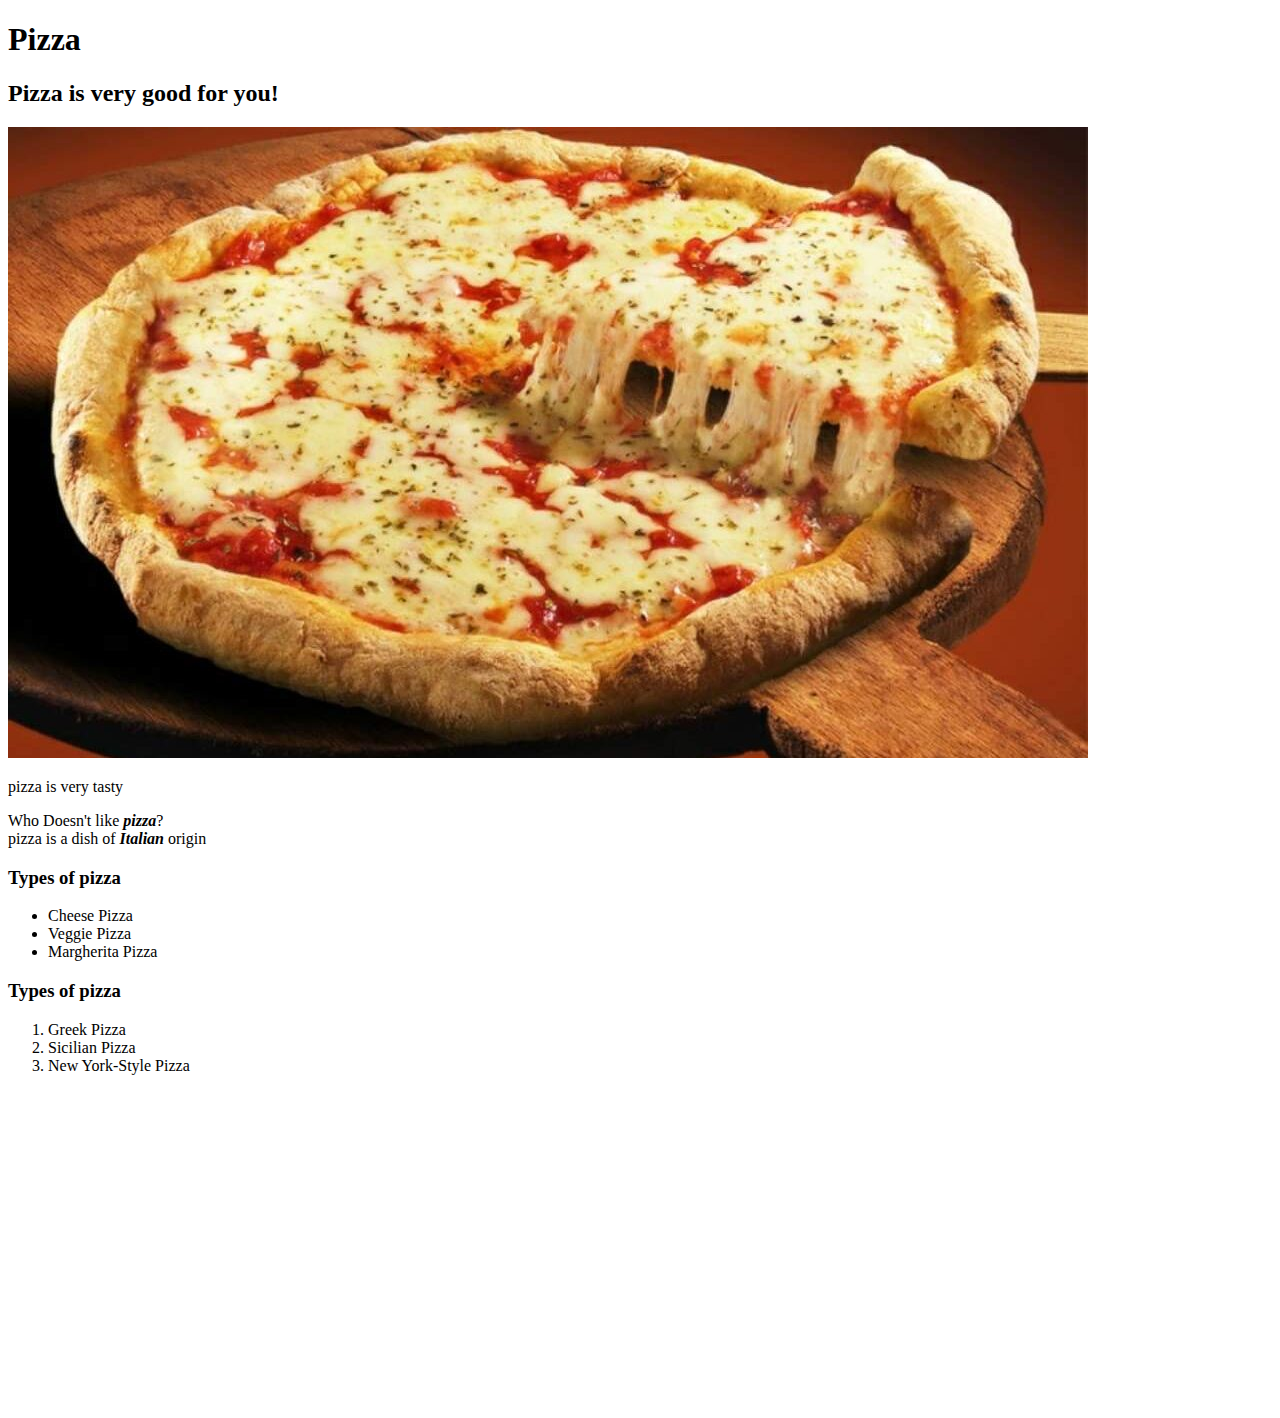
<file: ex1/index.html>
<!DOCTYPE html>
<html>

<head>
    <meta name="viewport" content="width=device-width,initial-scale=1.0">
    <link rel="stylesheet" href="http://se.shenkar.ac.il/students/2021-2022/web1/assets/style.min.css">
    <title>Gilad Schneider</title>
</head>

<body>
    <div class="logo"></div>
    <h1>Pizza</h1>
    <h2>Pizza is very good for you!</h2>
    <div>
        <img src="images/pizza.jpeg">
        <p class=ImgCaption>pizza is very tasty</p>
    </div>
    <p>Who Doesn't like <b><i>pizza</i></b>?<br>
        pizza is a dish of <b><i>Italian</i></b> origin</p>
    <h3>Types of pizza</h3>
    <ul>
        <li>Cheese Pizza</li>
        <li>Veggie Pizza</li>
        <li>Margherita Pizza</li>
    </ul>
    <h3>Types of pizza</h3>
    <ol>
        <li>Greek Pizza</li>
        <li>Sicilian Pizza</li>
        <li>New York-Style Pizza</li>
    </ol>
    <iframe width="560" height="315" src="https://www.youtube.com/embed/Rj_vssRaZlQ" title="YouTube video player"
        frameborder="0" allow="accelerometer; autoplay; clipboard-write; encrypted-media; gyroscope; picture-in-picture"
        allowfullscreen></iframe>
</body>

</html>
</file>
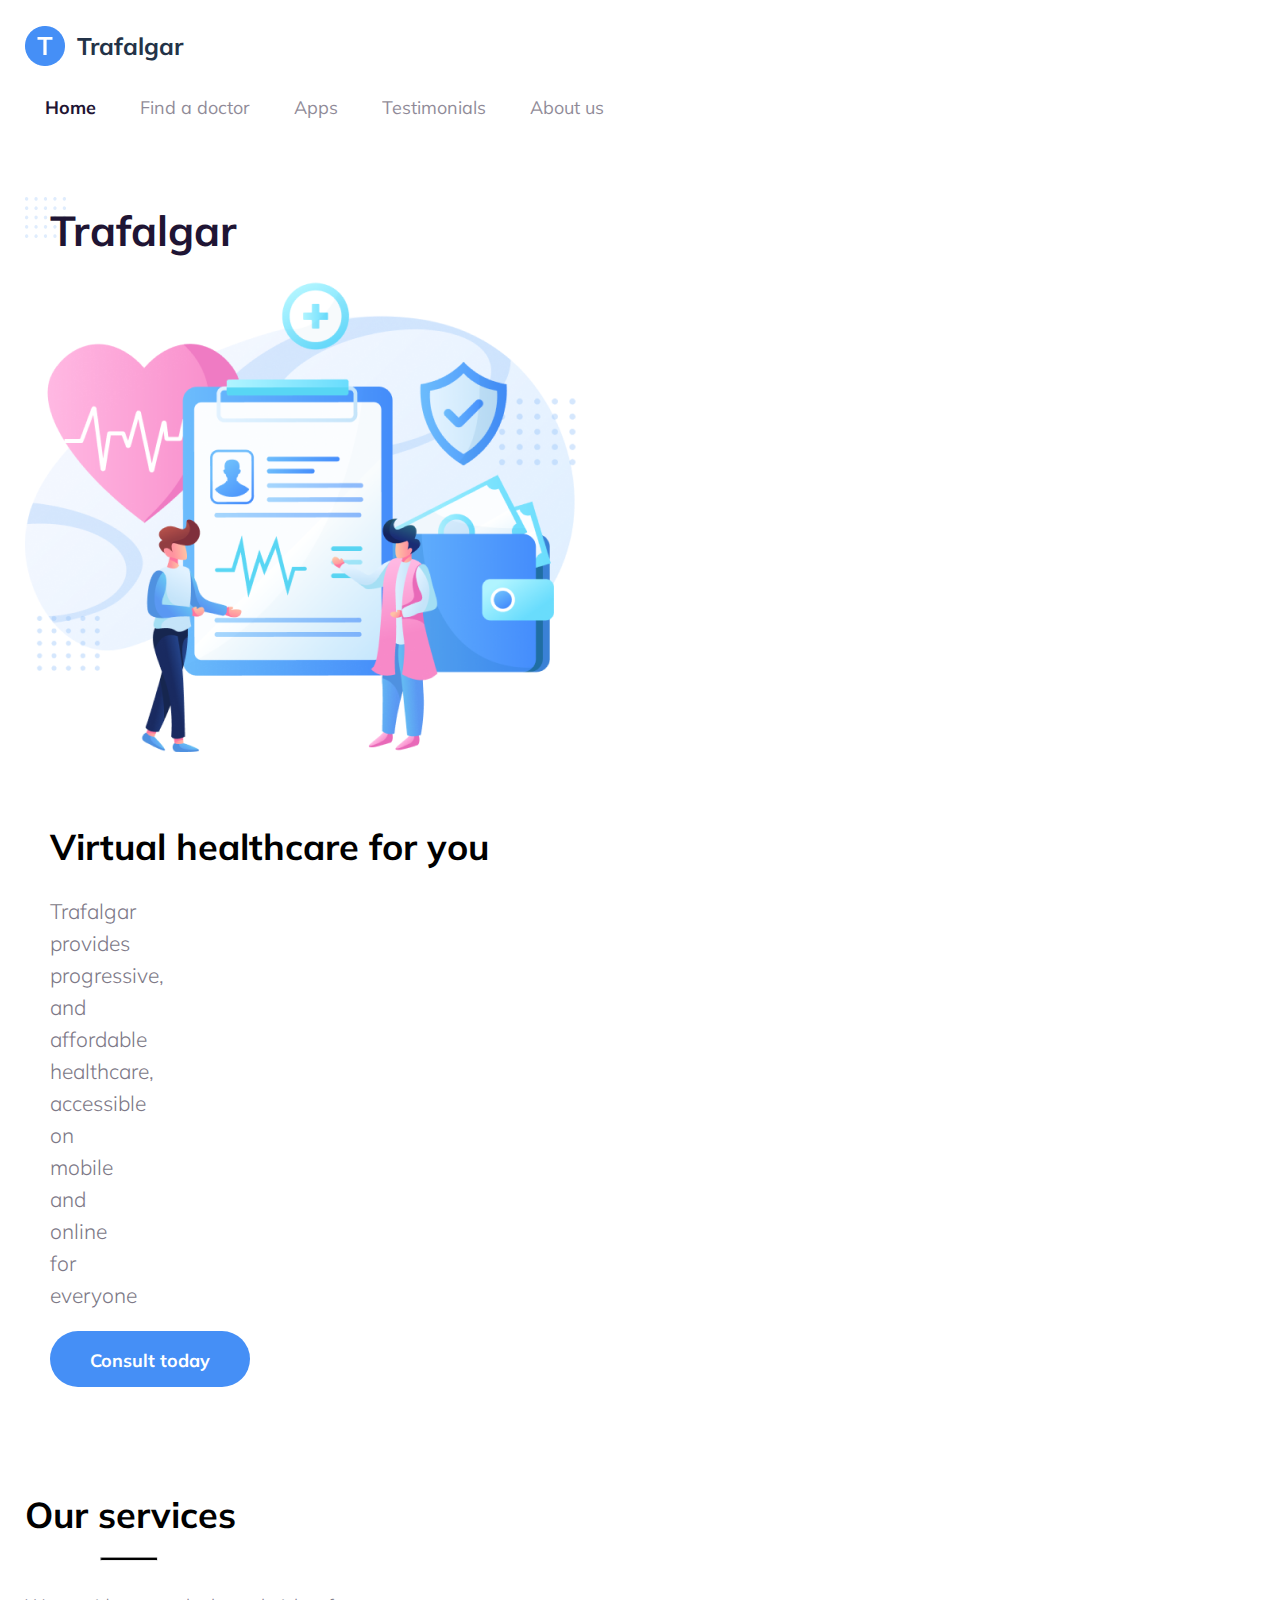
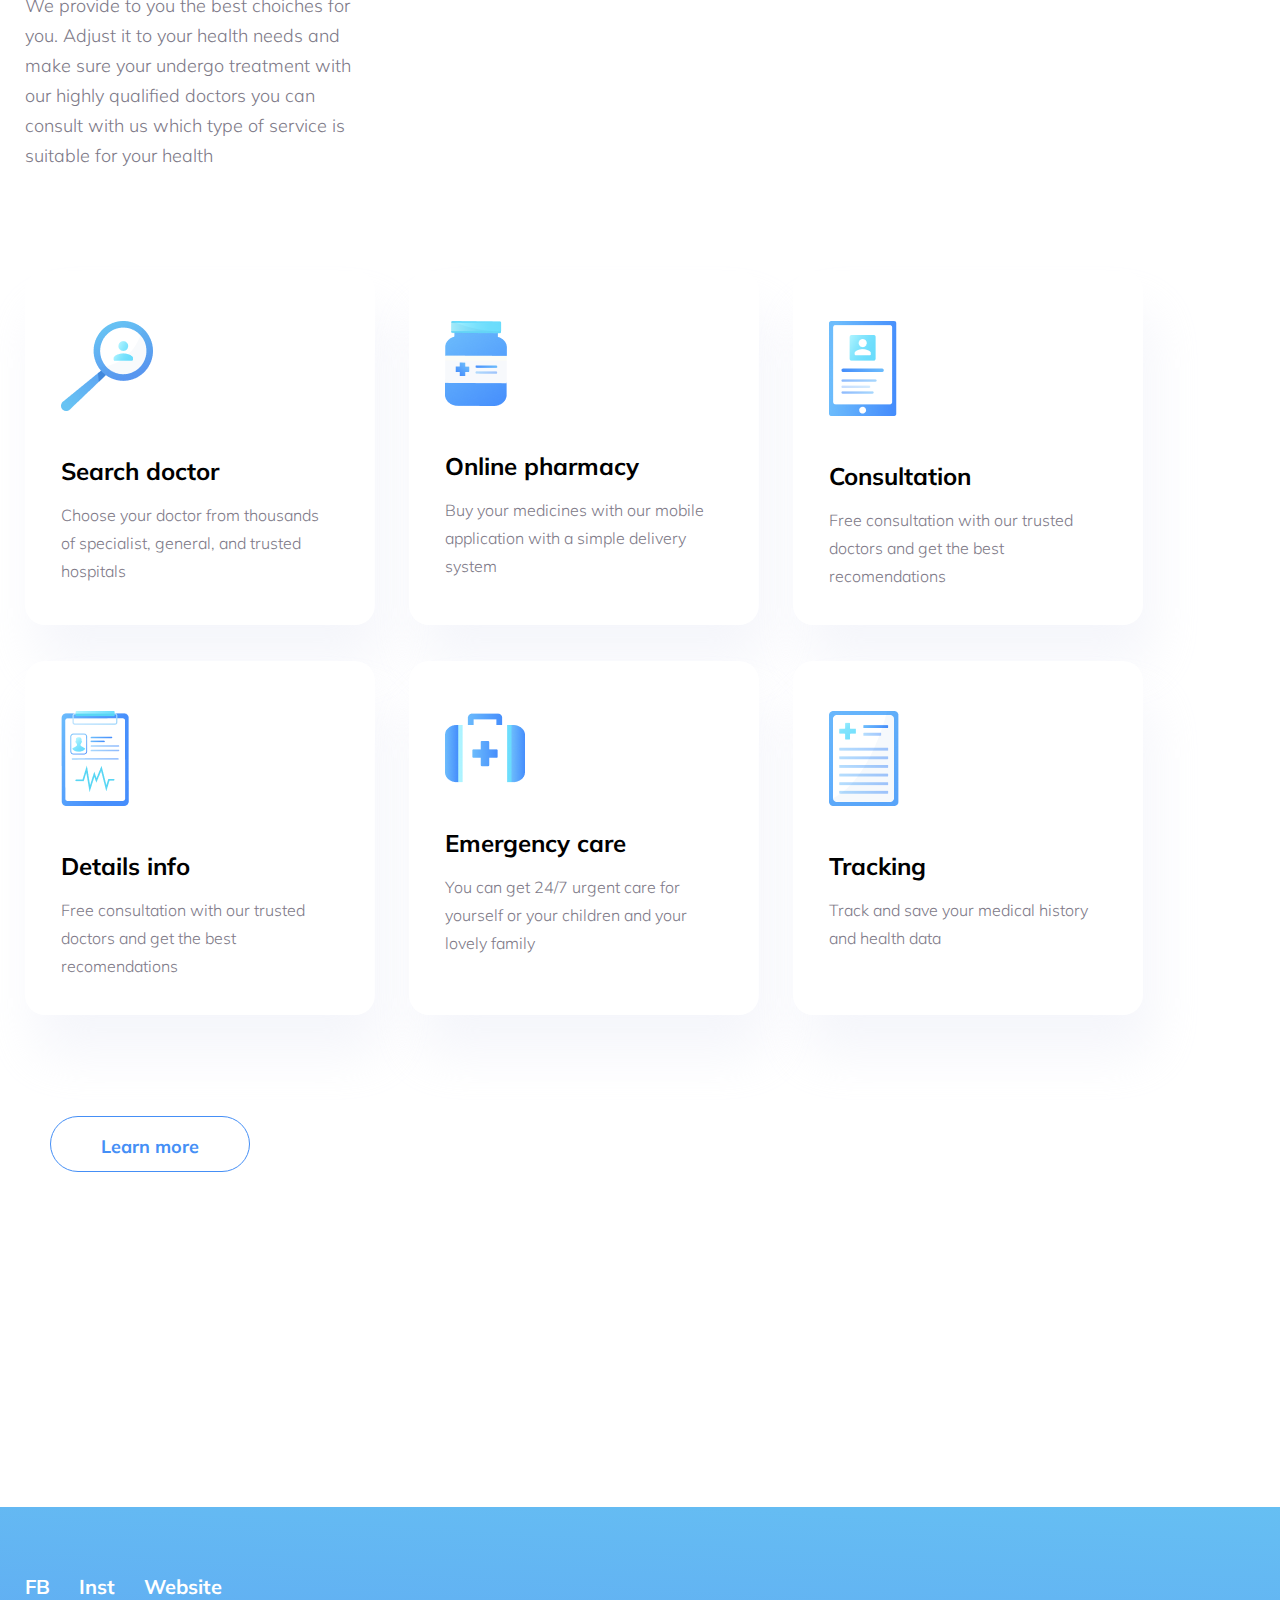
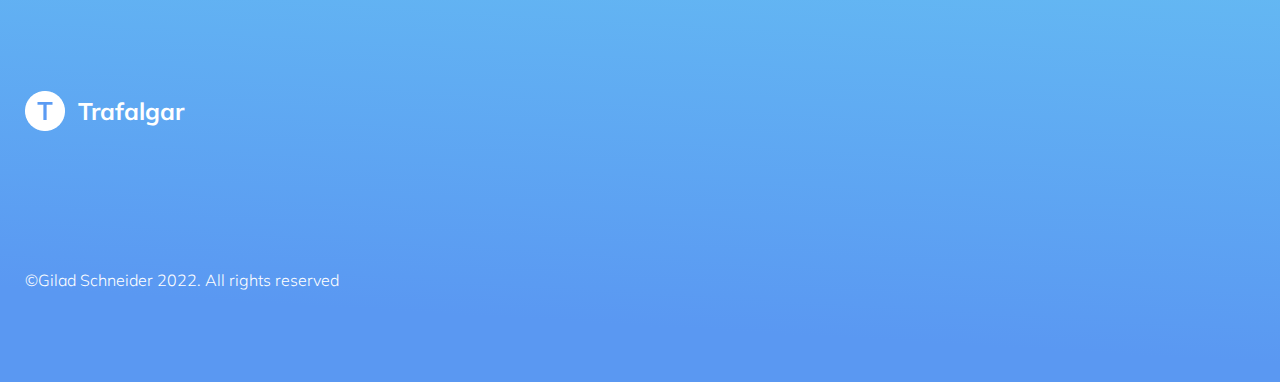
<file: ex2/index.html>
<!DOCTYPE html>
<html>

<head>
    <meta charset="UTF-8">
    <link rel="preconnect" href="https://fonts.googleapis.com">
    <link rel="preconnect" href="https://fonts.gstatic.com" crossorigin>
    <link href="https://fonts.googleapis.com/css2?family=Mulish:ital,wght@0,200;0,300;0,400;0,500;0,600;0,700;0,800;0,900;1,200;1,300;1,400;1,500;1,600;1,700;1,800;1,900&display=swap" rel="stylesheet">
    <link rel="stylesheet" href="./css/style.css">
    <meta http-equiv="X-UA-Compatible" content="IE=edge">
    <!--need to change-->
    <meta name="viewport" content="width=device-width, initial-scale=1.0">
    <!--need to change-->
    <title>Gilad Schneider ex2</title>
</head>

<body>
    <!--Section 1-->
    <section class="sec1">
        <header>
            <a href="#" class="logo">
                <img src="./images/blue_logo.png" alt="logo">
                <span>Trafalgar</span>
            </a>
        </header>
        <nav class="nav_up">
            <a href="#" class="selected">Home</a>
            <a href="#">Find a doctor</a>
            <a href="#">Apps</a>
            <a href="testimonials.html">Testimonials</a>
            <a href="#">About us</a>
        </nav>

        <main>
            <div class="vector">
                <img src="./images/vec.png">
                <h1>Trafalgar</h1>

            </div>

            <img src="./images/trafalgar-header illustration 1 (1).png">


            <div class="consult">
                <h2>Virtual healthcare for you</h2>
                <p>Trafalgar provides progressive, and affordable healthcare, accessible on mobile and online for everyone
                </p>
                <a href="#">Consult today</a>
            </div>
    </section>

    <!--Section 2-->
    <section class="sec2">
        <h2>Our services</h2>
        <hr>
        <p>We provide to you the best choiches for you. Adjust it to your health needs and make sure your undergo treatment with our highly qualified doctors you can consult with us which type of service is suitable for your health</p>

        <div class="wrapper">
            <a href="#"><img src="./images/Frame1.png">
                <h3>Search doctor</h3>
                <p>Choose your doctor from thousands of specialist, general, and trusted hospitals</p>
            </a>
            <a href="#"><img src="./images/Frame2.png">
                <h3>Online pharmacy</h3>
                <p>Buy your medicines with our mobile application with a simple delivery system</p>
            </a>
            <a href="#"><img src="./images/Frame3.png">
                <h3>Consultation</h3>
                <p>Free consultation with our trusted doctors and get the best recomendations</p>
            </a>
            <a href="#"><img src="./images/Frame4.png">
                <h3>Details info</h3>
                <p>Free consultation with our trusted doctors and get the best recomendations</p>
            </a>
            <a href="#"><img src="./images/Frame5.png">
                <h3>Emergency care</h3>
                <p>You can get 24/7 urgent care for yourself or your children and your lovely family</p>
            </a>
            <a href="#"><img src="./images/Frame6.png">
                <h3>Tracking</h3>
                <p>Track and save your medical history and health data </p>
            </a>
        </div>

        <div class="second_button"><a href="#">Learn more</a></div>

    </section>




    </main>
    <footer>
        <section class="sec3">
            <a href="#">FB</a>
            <a href="#">Inst</a>
            <a href="#">Website</a>
            <div>
                <img src="./images/white_logo.png">
                <span>Trafalgar</span>
            </div>
            <p>©Gilad Schneider 2022. All rights reserved</p>
        </section>
    </footer>

</body>

</html>
</file>
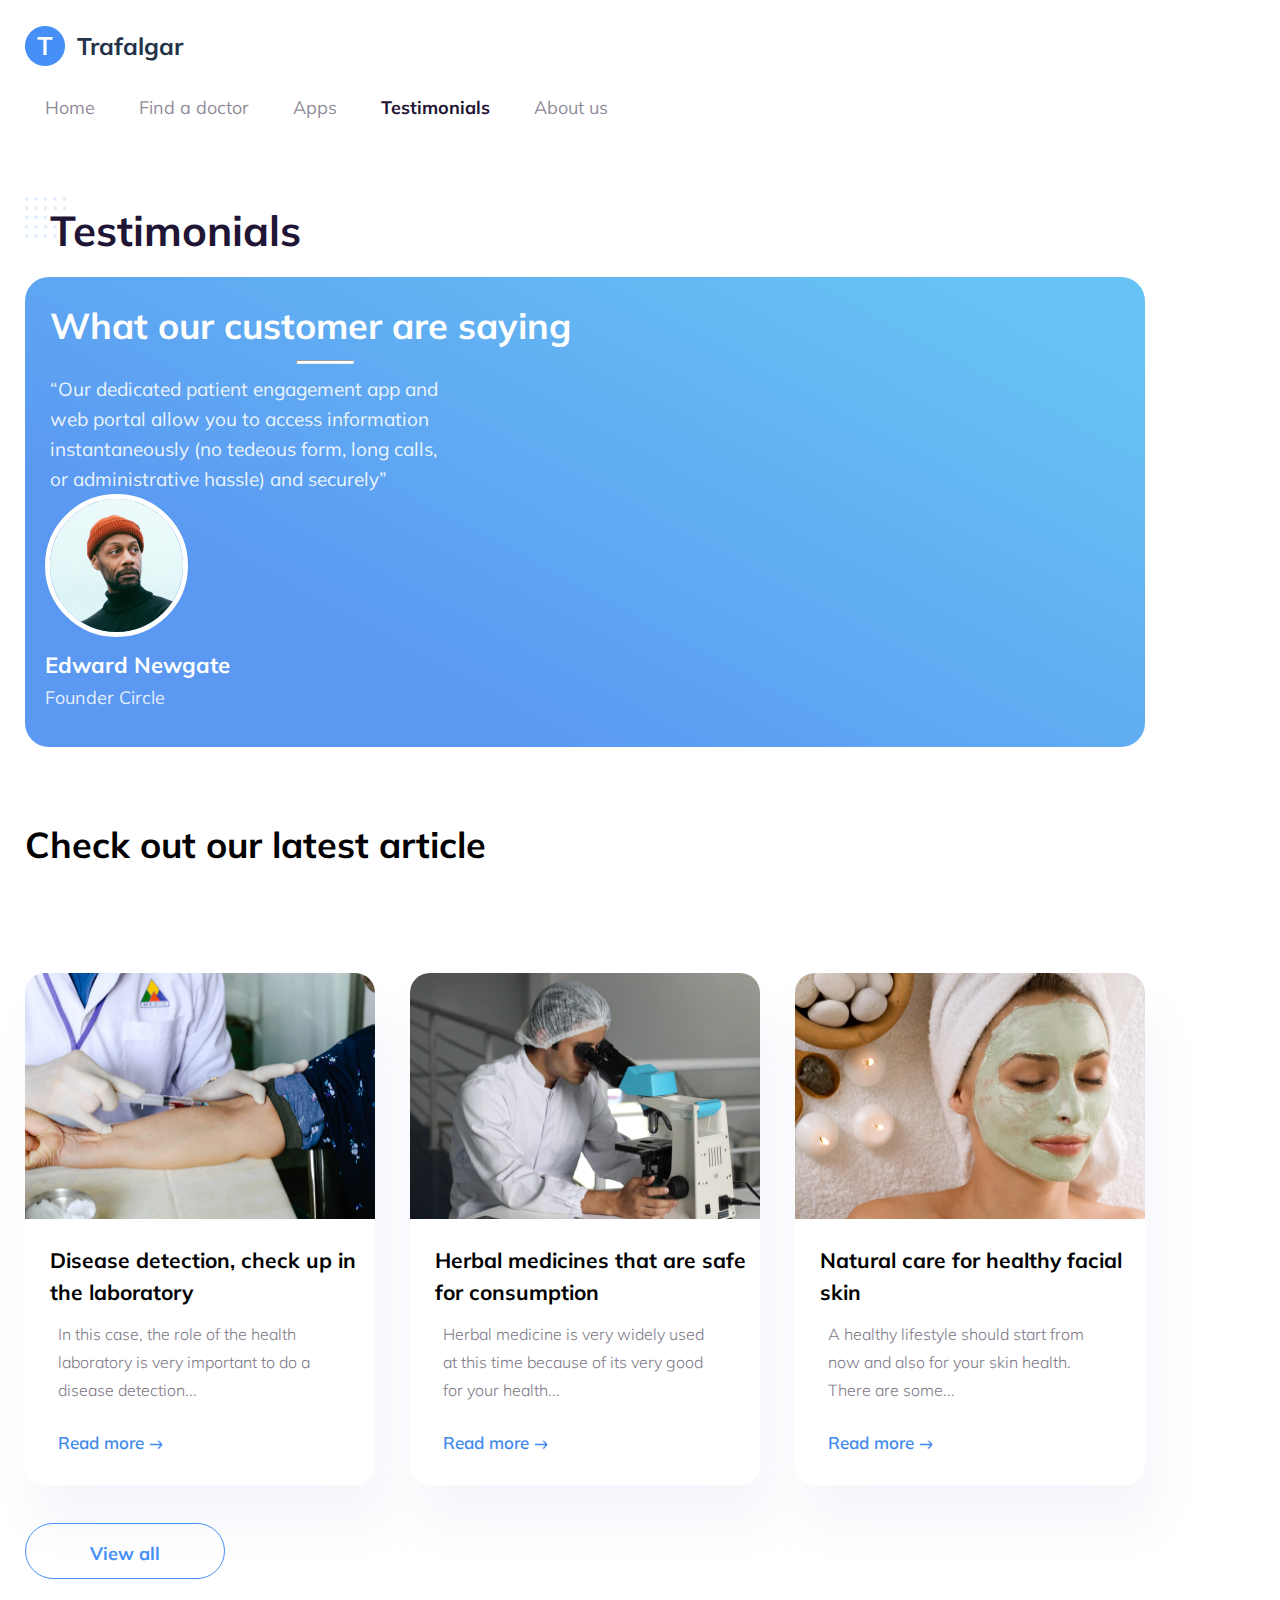
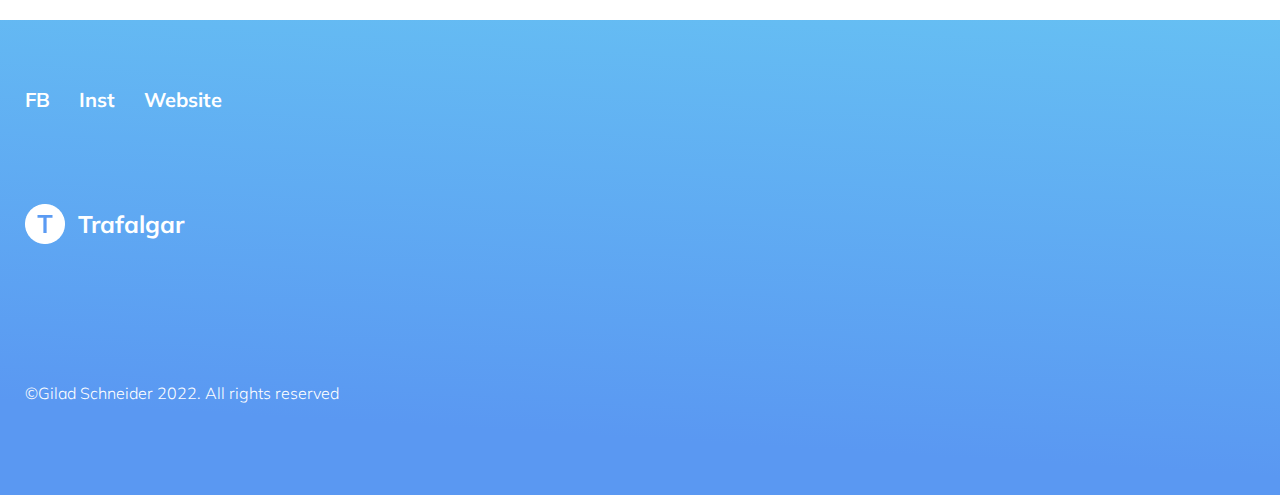
<file: ex2/testimonials.html>
<!DOCTYPE html>
<html>

<head>
    <meta charset="UTF-8">
    <link rel="preconnect" href="https://fonts.googleapis.com">
    <link rel="preconnect" href="https://fonts.gstatic.com" crossorigin>
    <link href="https://fonts.googleapis.com/css2?family=Mulish:ital,wght@0,200;0,300;0,400;0,500;0,600;0,700;0,800;0,900;1,200;1,300;1,400;1,500;1,600;1,700;1,800;1,900&display=swap" rel="stylesheet">
    <link rel="stylesheet" href="./css/style.css">
    <meta http-equiv="X-UA-Compatible" content="IE=edge">
    <meta name="viewport" content="width=device-width, initial-scale=1.0">
    <title>Gilad Schneider ex2</title>
</head>

<body>
    <!--Section 1-->
    <section class="sec1">
        <header>
            <a href="#" class="logo">
                <img src="./images/blue_logo.png" alt="logo">
                <span>Trafalgar</span>
            </a>
        </header>
        <nav class="nav_up">
            <a href="index.html">Home</a>
            <a href="#">Find a doctor</a>
            <a href="#">Apps</a>
            <a href="#" class="selected">Testimonials</a>
            <a href="#">About us</a>
        </nav>

        <main>
            <div class="vector">
                <img src="./images/vec.png">
                <h1>Testimonials</h1>
    </section>

    </div>
    <!-- section 2 -->
    <section class="sec_background">
        <h1>What our customer are saying</h1>
        <hr>
        <p>“Our dedicated patient engagement app and web portal allow you to access information instantaneously (no tedeous form, long calls, or administrative hassle) and securely”</p>
        <img src="./images/Edward.png">
        <h2>Edward Newgate</h2>
        <h3>Founder Circle</h3>
    </section>

    <!-- section 3  -->
    <section class="sec_sec3">
        <h2>Check out our latest article</h2>
        <article class="sec_wrapper">
            <div>
                <img src="./images/box_img1.png" alt="injection">
                <h2>Disease detection, check up in the laboratory</h2>
                <p>In this case, the role of the health laboratory is very important to do a disease detection...</p>
                <a href="#">Read more <img src="./images/arrow.png" alt="arrow"></a>
            </div>
            <div>
                <img src="./images/box_img2.png" alt="doctor">
                <h2>Herbal medicines that are safe for consumption</h2>
                <p>Herbal medicine is very widely used at this time because of its very good for your health...</p>
                <a href="#">Read more <img src="./images/arrow.png" alt="arrow"></a>
            </div>

            <div>
                <img src="./images/box_img3.png" alt="Face Mask">
                <h2>Natural care for healthy facial skin</h2>
                <p>A healthy lifestyle should start from now and also for your skin health. There are some...</p>
                <a href="#">Read more <img src="./images/arrow.png" alt="arrow"></a>
            </div>

        </article>




        <div class="second_button"><a href="#">View all</a></div>

    </section>



    </main>
    <footer>
        <section class="sec3">
            <a href="#">FB</a>
            <a href="#">Inst</a>
            <a href="#">Website</a>
            <div>
                <img src="./images/white_logo.png">
                <span>Trafalgar</span>
            </div>
            <p>©Gilad Schneider 2022. All rights reserved</p>
        </section>
    </footer>

</body>

</html>
</file>
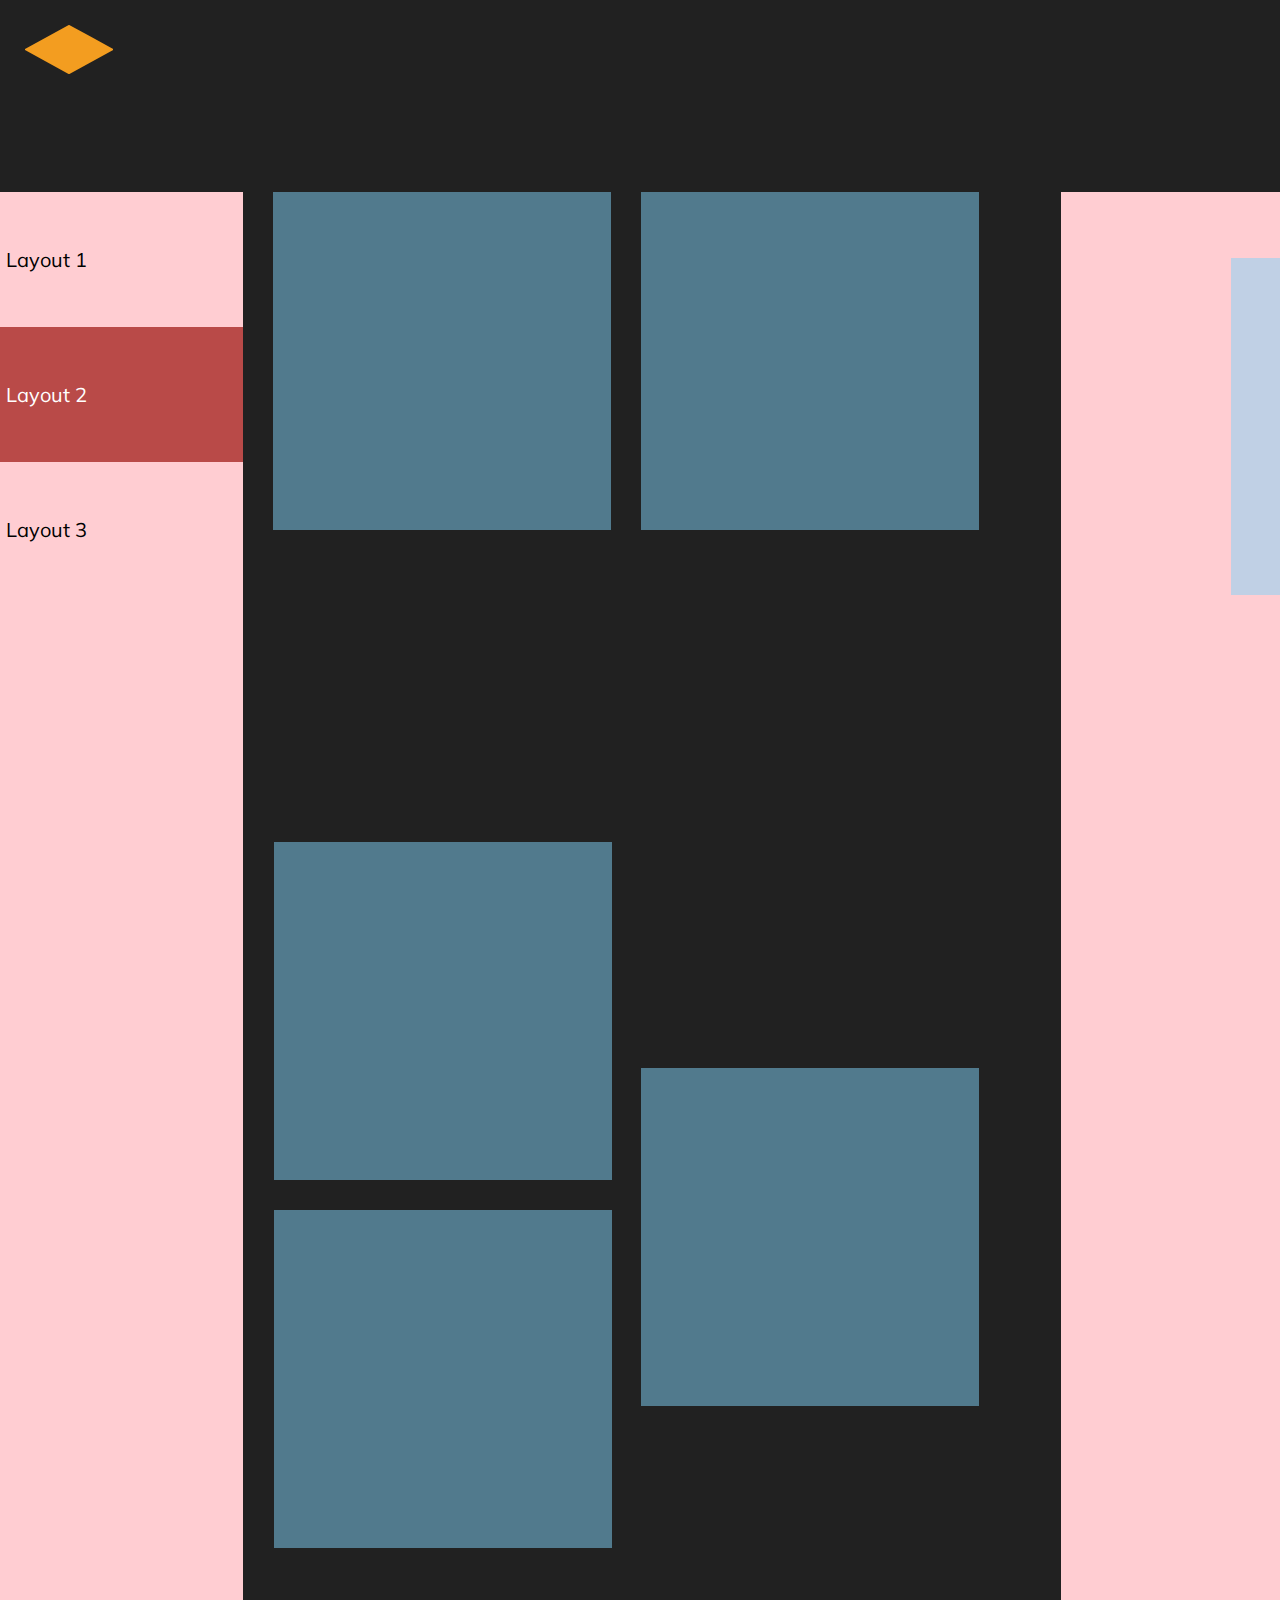
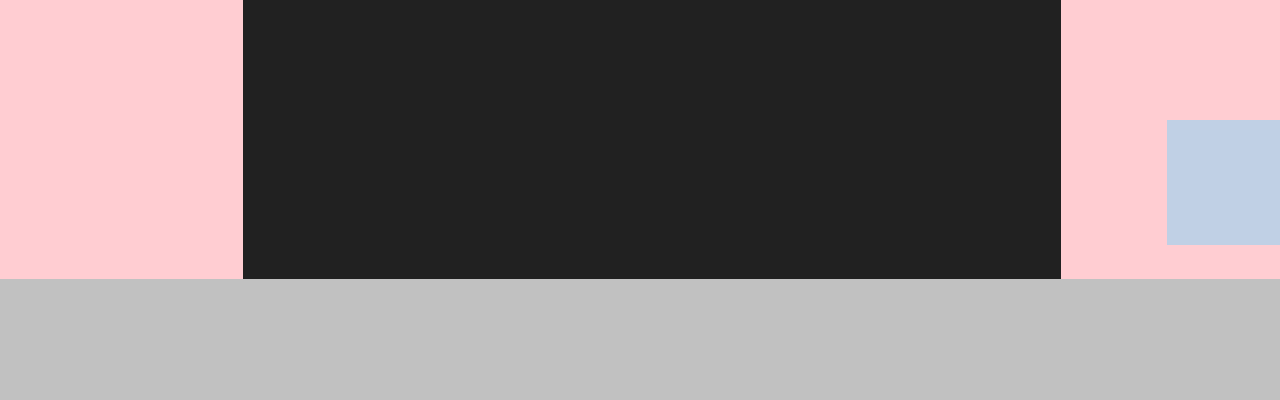
<file: ex3/layout2.html>
<!DOCTYPE html>
<html>

<head>
    <meta charset="UTF-8">
    <link rel="preconnect" href="https://fonts.googleapis.com">
    <link rel="preconnect" href="https://fonts.gstatic.com" crossorigin>
    <link href="https://fonts.googleapis.com/css2?family=Mulish:ital,wght@0,200;0,300;0,400;0,500;0,600;0,700;0,800;0,900;1,200;1,300;1,400;1,500;1,600;1,700;1,800;1,900&display=swap" rel="stylesheet">
    <link rel="stylesheet" href="./css/style.css">
    <meta http-equiv="X-UA-Compatible" content="IE=edge">
    <meta name="viewport" content="width=device-width, initial-scale=1.0">
    <title>Gilad Schneider ex3</title>
</head>

<body class="layout2">
    <header>
        <a href="./layout2.html">
            <img class="logo " src="./images/logo.png " alt="logo ">
        </a>

    </header>
    <main>
        <section>
            <nav>
                <a href="./index.html ">Layout 1</a>
                <a href="./layout2.html" class="selected ">Layout 2</a>
                <a href="./layout3.html ">Layout 3</a>
            </nav>
        </section>
        <div id="wrapper2">
            <div class="third_box"></div>
            <div class="third_box"></div>
        </div>

        <div id="wrapper3">
            <div class="third_box"></div>
            <div class="third_box"></div>
        </div>
        <article class="third_box"></article>


        <figure>
            <div></div>
            <article></article>
        </figure>
    </main>

    <footer class="footerStyle"></footer>

</body>


</html>
</file>
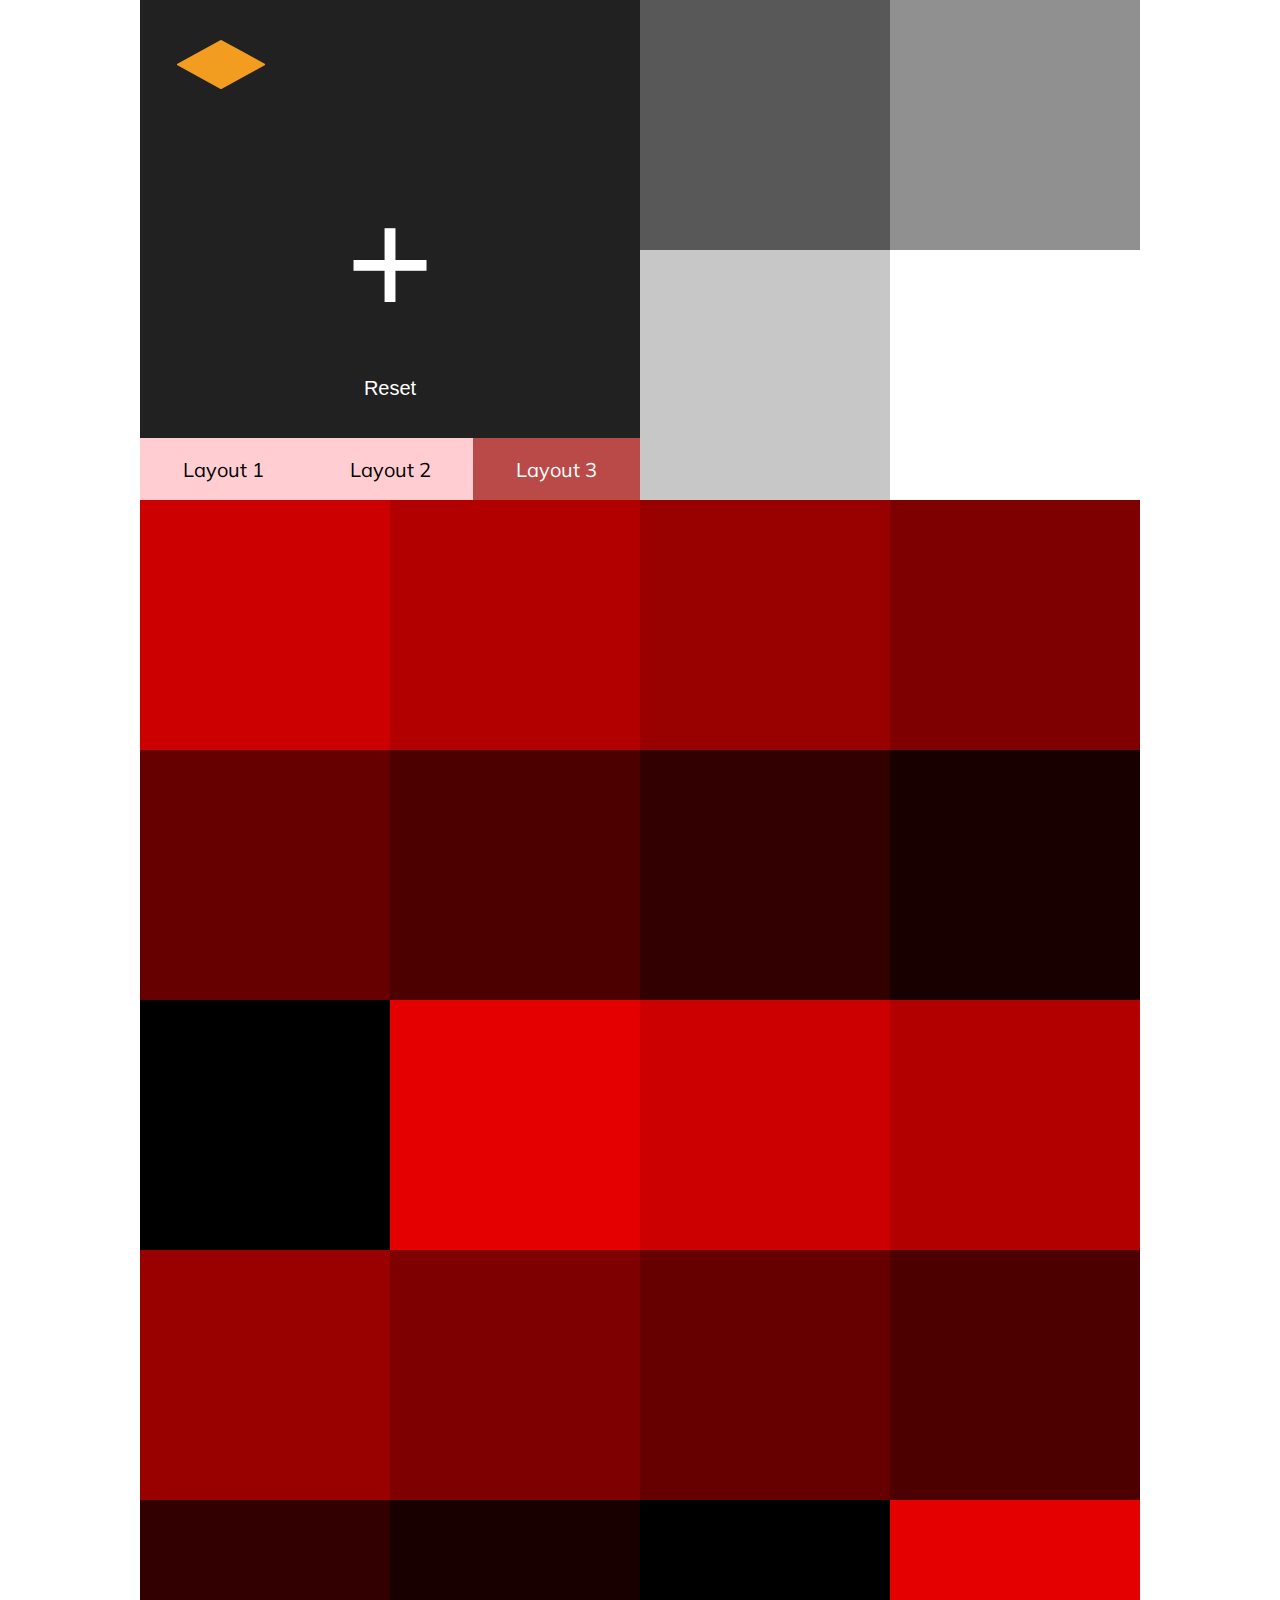
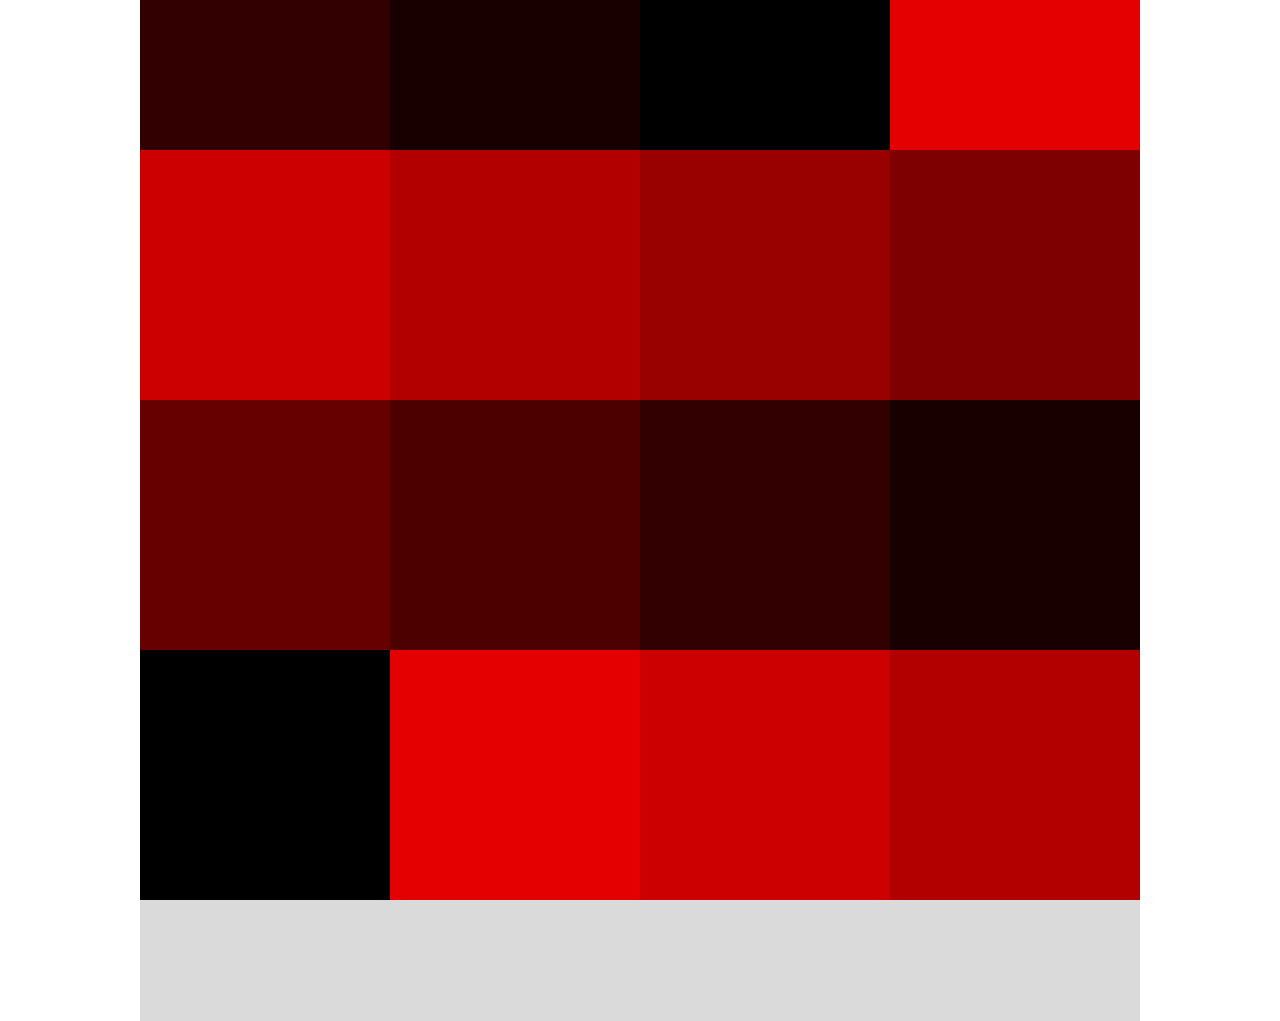
<file: ex3/layout3.html>
<!DOCTYPE html>
<html>

<head>
    <meta charset="UTF-8">
    <link rel="preconnect" href="https://fonts.googleapis.com">
    <link rel="preconnect" href="https://fonts.gstatic.com" crossorigin>
    <link href="https://fonts.googleapis.com/css2?family=Mulish:ital,wght@0,200;0,300;0,400;0,500;0,600;0,700;0,800;0,900;1,200;1,300;1,400;1,500;1,600;1,700;1,800;1,900&display=swap" rel="stylesheet">
    <link rel="stylesheet" href="./css/style.css">
    <meta http-equiv="X-UA-Compatible" content="IE=edge">
    <meta name="viewport" content="width=device-width, initial-scale=1.0">
    <title>Gilad Schneider ex3</title>
</head>


<body class="layout3">
    <div id="upperPage">
        <header>
            <a href="./layout3.html">
                <img class="logo2 " src="./images/logo.png " alt="logo ">
            </a>
            <div class="container">
                <button class="btn" id="btn">+</button>
                <button id="reset">Reset</button>
            </div>
            <nav>
                <a href="./index.html ">Layout 1</a>
                <a href="./layout2.html">Layout 2</a>
                <a href="./layout3.html" class="selected ">Layout 3</a>
            </nav>
        </header>


        <section>
            <div class="box1"></div>
            <div class="box2"></div>
            <div class="box3"></div>
            <div class="box4"></div>
        </section>
    </div>


    <main id="boxes">

    </main>





    <footer></footer>

    <script src="script.js"></script>
</body>







</html>
</file>
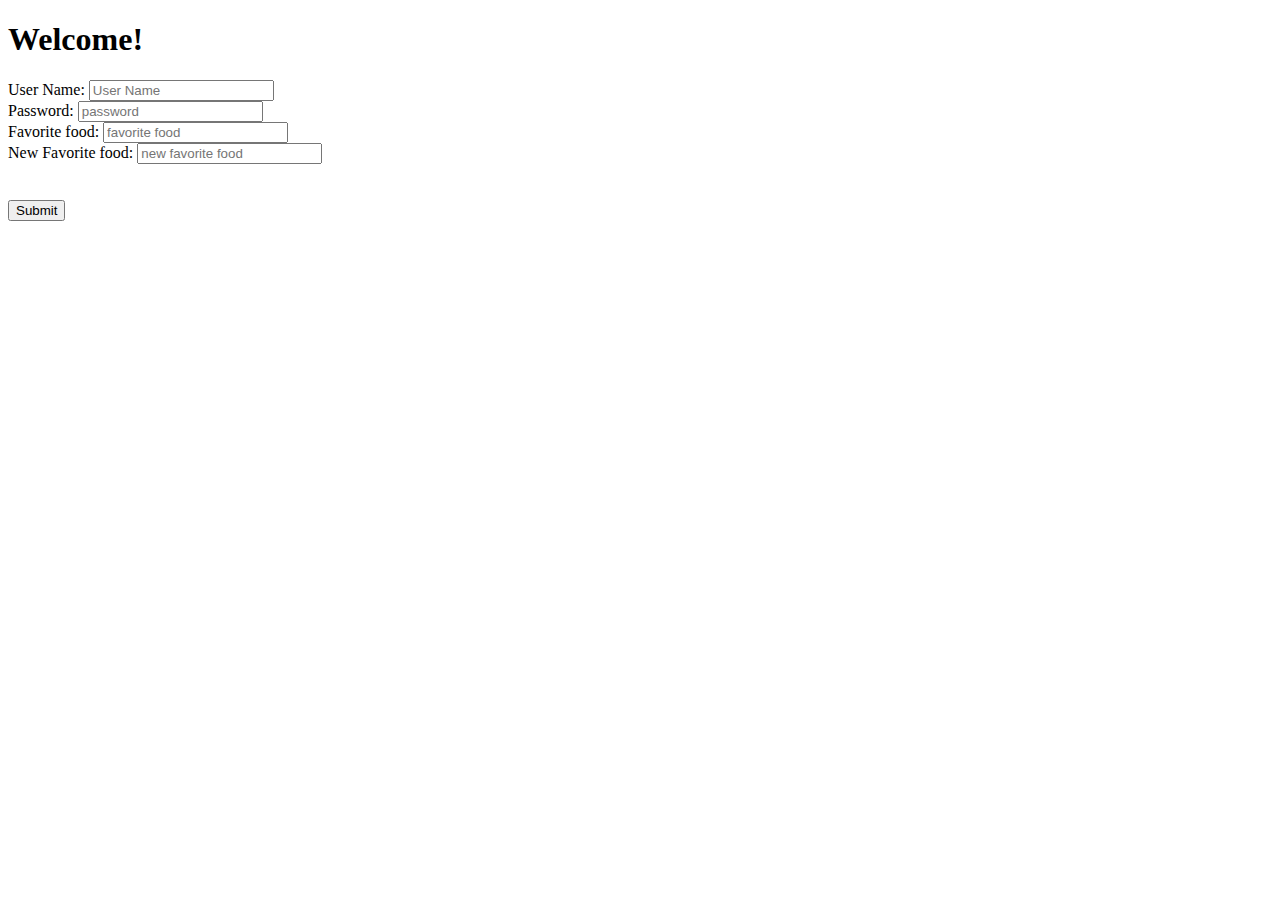
<file: ex4/edit.html>
<!DOCTYPE html>
<html>

<head>
    <meta charset="UTF-8">
    <link rel="preconnect" href="https://fonts.googleapis.com">
    <link rel="preconnect" href="https://fonts.gstatic.com" crossorigin>
    <link href="https://fonts.googleapis.com/css2?family=Mulish:ital,wght@0,200;0,300;0,400;0,500;0,600;0,700;0,800;0,900;1,200;1,300;1,400;1,500;1,600;1,700;1,800;1,900&display=swap" rel="stylesheet">
    <link rel="stylesheet" href="./css/style.css">
    <meta http-equiv="X-UA-Compatible" content="IE=edge">
    <meta name="viewport" content="width=device-width, initial-scale=1.0">
    <link href="https://cdn.jsdelivr.net/npm/bootstrap@5.1.3/dist/css/bootstrap.min.css" rel="stylesheet" integrity="sha384-1BmE4kWBq78iYhFldvKuhfTAU6auU8tT94WrHftjDbrCEXSU1oBoqyl2QvZ6jIW3" crossorigin="anonymous">
    <title>Gilad Schneider ex4</title>

</head>

<body>
    <h1>Welcome!</h1>
    <form action="get_params_login.php" method="GET">


        <div class="mb-3">
            <label class="form-label">
                User Name:
                <input type="text" name="reg_un" placeholder="User Name" class="form-control">
            </label>
        </div>

        <div class="mb-3">
            <label class="form-label">
                Password:
                <input type="password" name="reg_pass" placeholder="password" class="form-control">
            </label>
        </div>

        <div class="mb-3">
            <label class="form-label">
                Favorite food:
                <input type="text" name="reg_fav" placeholder="favorite food" class="form-control">
            </label>
        </div>

        <div class="mb-3">
            <label class="form-label">
                New Favorite food:
                <input type="text" name="new_reg_fav" placeholder="new favorite food" class="form-control">
            </label>
        </div>
        <br>
        <br>


        <input type="submit" value="Submit" class="btn btn-primary">
    </form>
    <script src="https://cdn.jsdelivr.net/npm/bootstrap@5.1.3/dist/js/bootstrap.bundle.min.js" integrity="sha384-ka7Sk0Gln4gmtz2MlQnikT1wXgYsOg+OMhuP+IlRH9sENBO0LRn5q+8nbTov4+1p" crossorigin="anonymous"></script>

</body>

</html>
</file>
<file: ex2/css/style.css>
* {
    margin: 0;
    padding: 0;
}

header,
main,
footer,
nav,
aside,
section,
div {
    display: block;
}

body {
    font-family: 'Mulish';
    margin: 0px;
    padding: 0px;
}

a {
    text-decoration: none;
}

.sec1 {
    margin-left: 25px;
}

.logo {
    display: flex;
    align-items: center;
    color: #FFFFFF;
    height: 41px;
    width: 41px;
    padding-top: 25px;
    margin-bottom: 30px;
}

.logo span {
    letter-spacing: normal;
    font-style: normal;
    font-weight: 700;
    font-size: 24px;
    line-height: 30px;
    color: #233348;
    margin-left: 12px;
    mix-blend-mode: normal;
}


/* nav */

.nav_up a {
    letter-spacing: normal;
    padding: 20px;
    font-style: normal;
    font-weight: 400;
    font-size: 18px;
    line-height: 23px;
    color: #1F1534;
    opacity: 0.5;
}

.nav_up a.selected {
    color: #1F1534;
    font-weight: 700;
    opacity: 1;
}

.nav_up a:hover {
    font-weight: bold;
}


/* place for vector and Trafalgar */

.vector {
    display: flex;
    align-items: flex-start;
}

.vector img {
    width: 41px;
    height: 41px;
    margin-top: 78px;
    /* margin-left: 25px; */
}

.vector h1 {
    margin-left: -16px;
    margin-top: 85px;
    display: inline;
    font-weight: 700;
    font-size: 42px;
    line-height: 53px;
    color: #1F1534;
    margin-bottom: 20px;
}

.consult {
    font-style: normal;
    mix-blend-mode: normal;
    margin-left: 25px;
}

.consult h2 {
    margin-top: 63px;
    font-weight: 700;
    font-size: 36px;
    line-height: 56px;
    color: #000000;
}

.consult p {
    margin-top: 20px;
    margin-right: 1430px;
    font-weight: 300;
    font-size: 21px;
    line-height: 32px;
    color: #7D7987;
}

.consult a {
    display: inline-block;
    text-align: center;
    margin-top: 20px;
    font-weight: 700;
    font-size: 18px;
    line-height: 60px;
    color: #FFFFFF;
    background: #458FF6;
    border-radius: 55px;
    width: 200px;
    height: 56px;
    border: 0ch;
}

.consult a:hover {
    background: #FFFFFF;
    color: #458FF6;
    border: 0.6px solid #458FF6;
    transition: 0.2s;
}


/* section 2 */

.sec2 {
    font-style: normal;
    mix-blend-mode: normal;
    margin-left: 25px;
}

.sec2 h2 {
    margin-top: 100px;
    font-weight: 700;
    font-size: 36px;
    line-height: 56px;
    color: #000000;
}

.sec2 hr {
    width: 56px;
    height: 2px;
    border-radius: 5px;
    margin: 14px 0px 14px 75px;
    background: black;
}

.sec2 p {
    margin-top: 30px;
    margin-right: 920px;
    font-weight: 300;
    font-size: 18px;
    line-height: 30px;
    color: #7D7987;
}

.wrapper {
    margin-top: 100px;
    display: flex;
    flex-wrap: wrap;
    gap: 34px 34px;
    width: 1120px;
    height: 745px;
}

.wrapper a {
    display: block;
    width: 350px;
    height: 354px;
    background: #FFFFFF;
    box-shadow: 10px 40px 50px rgba(229, 233, 246, 0.4);
    border-radius: 20px;
    display: inline-block;
}

.wrapper img {
    position: relative;
    left: 36px;
    top: 50px;
    /* width: 70px;
    height: 95px; */
}

.wrapper a h3 {
    font-weight: 700;
    font-size: 24px;
    line-height: 56px;
    color: #000000;
    /* margin-left: 36px; */
    margin-top: 70px;
    position: relative;
    left: 36px;
    top: 8px;
}

.wrapper a p {
    width: 266px;
    height: 84px;
    font-weight: 300;
    font-size: 16px;
    line-height: 28px;
    color: #7D7987;
    margin-left: 36px;
    margin-top: 10px;
}

.second_button a {
    margin-left: 25px;
    margin-top: 100px;
    display: inline-block;
    text-align: center;
    font-weight: 700;
    font-size: 18px;
    line-height: 60px;
    color: #458FF6;
    border: 1.4px solid #458FF6;
    box-sizing: border-box;
    border-radius: 55px;
    width: 200px;
    height: 56px;
    background: none;
    margin-bottom: 335px;
}

.second_button a:hover {
    color: #FFFFFF;
    background: #458FF6;
    border: 0.6px solid #458FF6;
    transition: 0.2s;
}


/* Section 3 */

.sec3 {
    padding-top: 50px;
    width: 100%;
    height: 425px;
    left: 0.99px;
    top: 2575px;
    background: linear-gradient(183.41deg, #67C3F3 -8.57%, #5A98F2 82.96%);
}

.sec3 a {
    font-weight: 700;
    font-size: 20px;
    line-height: 60px;
    color: #FFFFFF;
    margin-left: 25px;
}

.sec3 div {
    display: flex;
    align-items: center;
    margin-top: 73px;
    font-weight: 700;
    font-size: 24px;
    line-height: 30px;
    color: #FFFFFF;
    margin-left: 25px;
}

.sec3 div span {
    margin-left: 12px;
    text-align: center;
}

.sec3 p {
    font-weight: 300;
    font-size: 16px;
    line-height: 28px;
    color: #FFFFFF;
    margin-top: 135px;
    margin-left: 25px;
}


/* for second page */

.sec_background {
    margin-left: 25px;
    width: 1120px;
    height: 470px;
    left: 25px;
    top: 270px;
    background: linear-gradient(208.18deg, #67C3F3 9.05%, #5A98F2 76.74%);
    border-radius: 24px;
}

.sec_background h1 {
    margin-left: 25px;
    padding-top: 25px;
    font-weight: 700;
    font-size: 36px;
    line-height: 48px;
    color: #FFFFFF;
    mix-blend-mode: normal;
}

.sec_background hr {
    margin: 10px 10px;
    width: 56px;
    height: 2px;
    left: 271px;
    top: 353px;
    background: #FFFFFF;
    border-radius: 6px;
    margin-left: 271px;
}

.sec_background p {
    margin-left: 25px;
    margin-right: 700px;
    font-weight: 400;
    font-size: 19px;
    line-height: 30px;
    color: rgba(255, 255, 255, 0.9);
    mix-blend-mode: normal;
}

.sec_background img {
    margin-left: 20px;
    width: 133px;
    height: 133px;
    border-radius: 50%;
    border: 5px solid #FFFFFF;
}

.sec_background h2 {
    margin-left: 20px;
    font-weight: 700;
    font-size: 22px;
    line-height: 48px;
    color: #FFFFFF;
    mix-blend-mode: normal;
}

.sec_background h3 {
    margin-top: -15px;
    margin-left: 20px;
    font-weight: 400;
    font-size: 18px;
    line-height: 48px;
    color: rgba(255, 255, 255, 0.85);
    mix-blend-mode: normal;
}

.sec_sec3 h2 {
    margin: 70px 0px 59px 25px;
    font-weight: 700;
    font-size: 36px;
    line-height: 56px;
    color: #000000;
    mix-blend-mode: normal;
}

.sec_wrapper {
    margin-top: 100px;
    display: flex;
    gap: 10px 10px;
}

.sec_wrapper div {
    display: inline-block;
    margin-left: 25px;
    width: 350px;
    height: 512px;
    background: #FFFFFF;
    box-shadow: 10px 40px 50px rgba(229, 233, 246, 0.4);
    border-radius: 20px;
}

.sec_wrapper div img {
    border-top-left-radius: 20px;
    border-top-right-radius: 20px;
    width: 100%;
    height: 246px;
    left: 25px;
    top: 925px;
}

.sec_wrapper div h2 {
    margin-top: 21px;
    font-weight: 700;
    font-size: 21px;
    line-height: 32px;
    color: #000000;
    mix-blend-mode: normal;
    margin-bottom: 12px;
}

.sec_wrapper div p {
    margin-left: 33px;
    margin-right: 51px;
    font-weight: 300;
    font-size: 16px;
    line-height: 28px;
    color: #7D7987;
    mix-blend-mode: normal;
    margin-bottom: 25px;
}

.sec_wrapper div a {
    margin-left: 33px;
    font-weight: 600;
    font-size: 17px;
    line-height: 28px;
    color: #4089ED;
    mix-blend-mode: normal;
}

.sec_wrapper div a img {
    width: 14.14px;
    height: 9px;
}

.sec_sec3>.second_button a {
    margin-top: 38px;
    margin-bottom: 41px;
}
</file>
<file: ex3/css/style.css>
* {
    margin: 0;
    padding: 0;
}

header,
main,
footer,
nav,
aside,
section,
div {
    display: block;
}

body {
    font-family: 'Mulish';
    margin: 0px;
    padding: 0px;
    margin: 0px auto;
}

a {
    text-decoration: none;
    color: black;
}


/* layout 1 */

.layout1 {
    position: relative;
    height: 1000px;
    width: 1000px;
    background-color: black;
}

.layout1 header {
    position: absolute;
    background-color: #517a8d;
    height: 388px;
    width: 100%;
}

a .logo {
    margin: 25px 0px 0px 25px;
    background: none;
}

.layout1 header nav {
    position: absolute;
    top: 331px;
    left: 272px;
    height: 57px;
    display: flex;
    background-color: #ffcdd2;
}

.layout1 header nav a {
    display: flex;
    height: 57px;
    width: 242px;
    font-size: 20px;
    align-items: center;
    justify-content: center;
    font-weight: 400;
}

.selected {
    color: white;
    background-color: #b94a48;
}

.layout1 header nav a:hover {
    transition: 0.2s;
    font-weight: 800;
    background-color: blueviolet;
}

.selected:hover {
    transition: 0.2s;
    font-weight: 800;
}

.layout1 main {
    display: flex;
    position: absolute;
    width: 1000px;
    height: 490px;
    top: 389px;
    background-color: #212121;
}

#first_box {
    width: 93px;
    height: 33px;
    background-color: #517a8d;
    margin: 24px 0px 0px 29px;
}

#second_box {
    width: 335px;
    height: 389px;
    background-color: #517a8d;
}

.third_box {
    width: 338px;
    height: 338px;
    background-color: #517a8d;
}

#wrapper1 {
    margin: 30px 0px 0px 151px;
    gap: 25px;
    height: 389px;
    width: 698px;
    display: flex;
    background: none;
}


/* layout 2 */

.layout2 {
    position: relative;
    height: 2000px;
    width: 1400px;
    background-color: black;
    display: flex;
}

.layout2 header {
    position: absolute;
    background-color: #212121;
    height: 192px;
    width: 100%;
}

.layout2 main {
    position: absolute;
    top: 192px;
    height: 1687px;
    width: 100%;
    background-color: #212121;
    display: flex;
}

.layout2 main section {
    height: 1687px;
    width: 243px;
    background-color: #ffcdd2;
}

.layout2 main figure {
    position: absolute;
    left: 1061px;
    height: 1687px;
    width: 339px;
    background-color: #ffcdd2;
}

.layout2 main section nav {
    flex-wrap: wrap;
}

.layout2 main section nav a {
    display: flex;
    height: 135px;
    width: 237px;
    font-size: 20px;
    align-items: center;
    /* not sure if needed: */
    /* justify-content: center; */
    font-weight: 400;
    padding-left: 6px;
}

.layout2 main section nav a:hover {
    transition: 0.2s;
    font-weight: 800;
    background-color: blueviolet;
}

#wrapper2 {
    margin: 0px 81px 0px 30px;
    gap: 30px;
    height: 192px;
    width: 706px;
    display: flex;
    background: none;
}

#wrapper3 {
    position: absolute;
    top: 650px;
    left: 274px;
    gap: 30px 0px;
    height: 456px;
    width: 338px;
    display: flex;
    flex-wrap: wrap;
    background: none;
}

.layout2 main article {
    position: absolute;
    top: 876px;
    left: 641px;
}

.layout2 main figure div {
    position: absolute;
    width: 128px;
    height: 337px;
    background-color: #c0d0e5;
    top: 66px;
    left: 170px;
}

.layout2 main figure article {
    position: absolute;
    width: 128px;
    height: 125px;
    background-color: #c0d0e5;
    top: 1528px;
    left: 106px;
}

.footerStyle {
    position: absolute;
    bottom: 0px;
    height: 121px;
    width: 100%;
    background-color: #d6d6d6;
    opacity: 0.9;
}

.layout3 {
    width: 1000px;
}

.layout3 header {
    background-color: #212121;
    width: 500px;
    height: 500px;
    position: relative;
}

.layout3 .logo2 {
    display: flex;
    margin-top: 40px;
    margin-left: 37px;
}

.layout3 .container {
    display: flex;
    align-items: center;
    justify-content: center;
    height: 348px;
}

.layout3 .btn {
    display: flex;
    background: none;
    border: none;
    cursor: crosshair;
    font-size: 150px;
    align-items: center;
    justify-content: center;
    color: #ffffff;
}

.layout3 #reset {
    position: absolute;
    bottom: 100px;
    background: none;
    border: none;
    cursor: crosshair;
    font-size: 20px;
    align-items: flex-end;
    justify-content: flex-end;
    color: #ffffff;
}

.layout3 header nav {
    display: flex;
    background-color: #ffcdd2;
    width: 500px;
    height: 62px;
    position: absolute;
    bottom: 0px;
}

.layout3 header nav a {
    display: flex;
    font-size: 20px;
    justify-content: center;
    align-items: center;
    font-weight: 400;
    width: 167px;
}

.layout3 header nav a:hover {
    transition: 0.2s;
    font-weight: 800;
    background-color: blueviolet;
}

.layout3 section {
    background-color: #212121;
    width: 500px;
    height: 500px;
    display: flex;
    flex-wrap: wrap;
}

.layout3 section div {
    background-color: #ffffff;
    width: 250px;
    height: 250px;
}

.layout3 .box1 {
    opacity: 0.25;
}

.box2 {
    opacity: 0.5;
}

.box3 {
    opacity: 0.75;
}

.box4 {
    opacity: 1;
}

.layout3 main {
    display: flex;
    flex-wrap: wrap;
    background-color: red;
    height: 100%;
}

.layout3 .block {
    width: 250px;
    height: 250px;
    background-color: black;
}

#upperPage {
    display: flex;
}

.layout3 footer {
    height: 121px;
    width: 100%;
    background-color: #d6d6d6;
    opacity: 0.9;
}

@media(max-width: 1000px) {
    .layout3 {
        width: 500px;
    }
    .layout3 .logo2 {
        margin-left: 41%;
    }
    .layout3 section {
        display: none
    }
}
</file>
<file: ex4/css/style.css>
.wrapper {
    font-size: 25px;
    color: #ffffff;
    width: 100%;
    height: 100%;
    font-family: 'Nova Flat';
    background: linear-gradient(90deg, rgba(2, 0, .6, 1) 0%, rgba(9, 9, 121, 1) 35%, rgba(0, 212, 255, 1) 100%)
}

header {
    width: 100%;
    height: 90px;
    text-align: center;
    color: #ffffff;
    margin-bottom: 55px;
}

header h1 {
    font-family: 'Allerta Stencil';
    font-size: 70px;
}

main {
    display: flex;
    width: 100%;
}

.frm {
    margin-right: auto;
    margin-left: 30px;
    overflow-y: scroll;
    height: 600px;
}

.frm::-webkit-scrollbar {
    width: 10px;
}


/* Track */

.frm ::-webkit-scrollbar-track {
    background: #f1f1f1;
}


/* Handle */

.frm::-webkit-scrollbar-thumb {
    background: #888;
}


/* Handle on hover */

.frm::-webkit-scrollbar-thumb:hover {
    background: #555;
}

.box article {
    background-color: transparent;
    border: 6px solid rgba(255, 255, 255, 0.8);
    /* gh */
    width: 150px;
    height: 250px;
    position: absolute;
    background-color: beige;
    border-radius: 100%;
    box-shadow: inset 0 16px 16px #212121;
}

.box article:nth-child(1) {
    top: 12%;
    left: 42%;
    animation: animate 10s linear infinite;
}

.box article:nth-child(2) {
    top: 70%;
    left: 50%;
    animation: animate 7s linear infinite;
}

.box article:nth-child(3) {
    top: 17%;
    left: 6%;
    animation: animate 9s linear infinite;
}

.box article:nth-child(4) {
    top: 20%;
    left: 60%;
    animation: animate 10s linear infinite;
}

.box article:nth-child(5) {
    top: 67%;
    left: 10%;
    animation: animate 6s linear infinite;
}

.box article:nth-child(6) {
    top: 80%;
    left: 70%;
    animation: animate 12s linear infinite;
}

.box article:nth-child(7) {
    top: 60%;
    left: 80%;
    animation: animate 15s linear infinite;
}

.box article:nth-child(8) {
    top: 32%;
    left: 25%;
    animation: animate 16s linear infinite;
}

.box article:nth-child(9) {
    top: 90%;
    left: 25%;
    animation: animate 9s linear infinite;
}

.box article:nth-child(10) {
    top: 20%;
    left: 80%;
    animation: animate 5s linear infinite;
}

@keyframes animate {
    0% {
        transform: scale(0) translateY(0) rotate(0);
        opacity: 1;
    }
    100% {
        transform: scale(1.3) translateY(-90px) rotate(360deg);
        opacity: 0;
    }
}

.game {
    margin-top: 0px;
    margin-left: auto;
}

#gameFrame {
    display: flex;
    background-color: black;
    height: 600px;
    width: 800px;
    position: relative;
    overflow: hidden;
    cursor: crosshair;
}

#healthBar {
    position: absolute;
    top: 0;
    left: 0;
    height: 20px;
    width: 100%;
    background-color: #a2a2d0;
    transition: width .5s;
}

.enemy {
    width: 150px;
    color: black;
    height: 250px;
    position: absolute;
    background-color: beige;
    bottom: -400px;
    transition: all .5s;
    border-radius: 100%;
    box-shadow: inset 0 16px 16px #212121;
}


/* face for egg */

.enemy:before {
    content: " ಠ_ಠ";
    position: absolute;
    text-align: center;
    align-items: center;
    width: 100%;
    top: 20px;
    font-size: 64px;
}


/* gun for egg */

.enemy:after {
    content: "o";
    position: absolute;
    width: 20px;
    height: 40px;
    left: 10px;
    bottom: 30px;
    background-color: #212121;
    text-align: center;
    border-radius: 15px;
    border-bottom: 20px solid #111;
}

.enemy.showing {
    bottom: 0;
}

.enemy.shooting {
    background-color: red;
}

.enemy.shooting:after {
    content: "*";
    left: 20px;
    color: coral;
    font-size: 16px;
    transform: scale(1.5);
}

#enemy1 {
    left: 5px;
}

#enemy2 {
    left: 165px;
}

#enemy3 {
    left: 325px;
}

#enemy4 {
    left: 485px;
}

#enemy5 {
    left: 645px;
}

.enemy.dead {
    background-color: red;
    transform: rotate(-90deg);
    bottom: -120px;
}

.enemy.dead:before {
    content: "*_*";
    color: #555555;
}

.enemy.dead:after {
    position: absolute;
    color: black;
    content: "";
    height: 0px;
}

p button {
    align-items: center;
    background-color: #0A66C2;
    border: 0;
    border-radius: 100px;
    box-sizing: border-box;
    color: #ffffff;
    cursor: pointer;
    display: inline-flex;
    font-size: 14px;
    font-weight: 600;
    justify-content: center;
    line-height: 20px;
    max-width: 480px;
    min-height: 40px;
    padding: 0px;
    padding-left: 20px;
    padding-right: 20px;
    color: #0A66C2;
    background-color: #ffffff;
}
</file>
